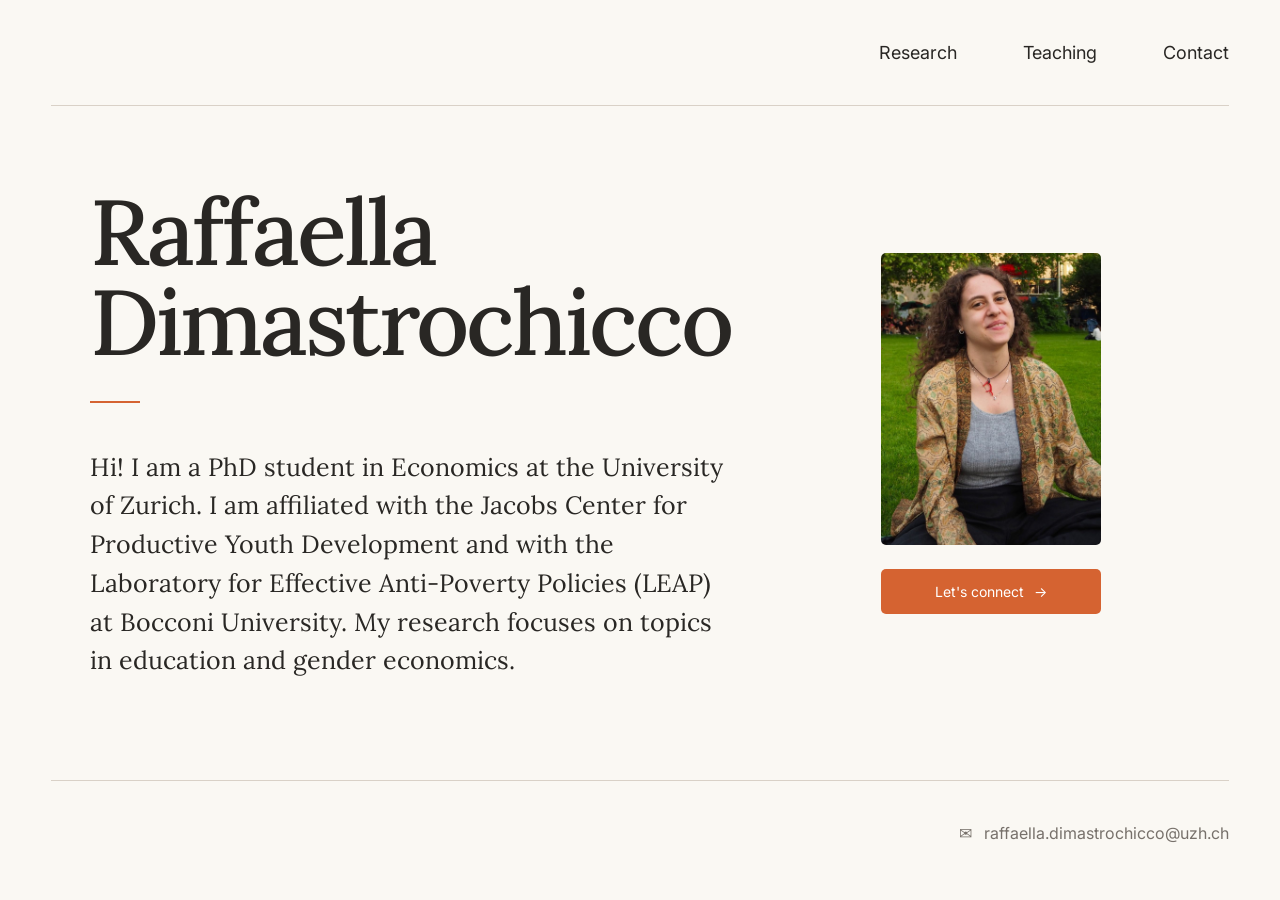
<file: index.html>
<!doctype html>
<html lang="en">
<head>
    <meta charset="utf-8">
    <meta name="viewport" content="width=device-width, initial-scale=1">

    <meta name="google-site-verification" content="4aTj36XFZLsRAJslTrjnyBU_IttnyAVKbw4lNhYdOTw" />

    <!-- Browser tab title -->
    <title>Raffaella Dimastrochicco</title>

    <!-- Main stylesheet -->
    <link rel="stylesheet" href="assets/css/style.css">
</head>


<body>

    <div class="wrap home">


        <!-- =====================================================
             NAVIGATION
             ===================================================== -->

        <header>

            <nav class="nav">

                <!-- Your name also functions as the Home button -->
                <a class="brand" href="index.html">
                     
                </a>

                <!-- Main navigation -->
                <div class="navlinks">

                    <a href="research.html">
                        Research
                    </a>

                    <a href="teaching.html">
                        Teaching
                    </a>

                    <a href="contact.html">
                        Contact
                    </a>

                </div>

            </nav>

        </header>


        <!-- =====================================================
             MAIN HOMEPAGE
             ===================================================== -->

        <main class="hero">


            <!-- LEFT SIDE: NAME + INTRODUCTION -->

            <section>

                <!-- Main name -->
                <h1>
                    Raffaella<br>
                    Dimastrochicco
                </h1>

                <!-- Small orange decorative line -->
                <div class="dash"></div>

                <!-- Short introduction -->
                <p class="intro">
                    Hi! I am a PhD student in Economics at the University of Zurich. 
                    I am affiliated with the Jacobs Center for Productive Youth Development and with the Laboratory for Effective Anti-Poverty Policies (LEAP) at Bocconi University.
                    My research focuses on topics in education and gender economics.
                </p>

            </section>


            <!-- RIGHT SIDE: PORTRAIT + CV -->

            <aside class="portrait-card">

                <!-- PORTRAIT                -->

               <img
                    class="portrait"
                    src="assets/images/profile.jpg"
                    alt="Profile picture"
                >


               <!-- LinkedIn button -->

            <a
                class="cv"
                href="https://www.linkedin.com/in/raffaelladimastrochicco/"
                target="_blank"
                rel="noopener noreferrer"
            >
                Let's connect <span>→</span>
            </a>

            </aside>


        </main>


        <!-- =====================================================
             FOOTER
             ===================================================== -->

        <footer>

            <!-- Contact email -->
            <a href="mailto:raffaella.dimastrochicco@uzh.ch">
                ✉ &nbsp; raffaella.dimastrochicco@uzh.ch
            </a>

        </footer>


    </div>

    
           <script data-goatcounter="https://rdimas.goatcounter.com/count"
            async src="//gc.zgo.at/count.js"></script>
    
</body>

</html>
</file>
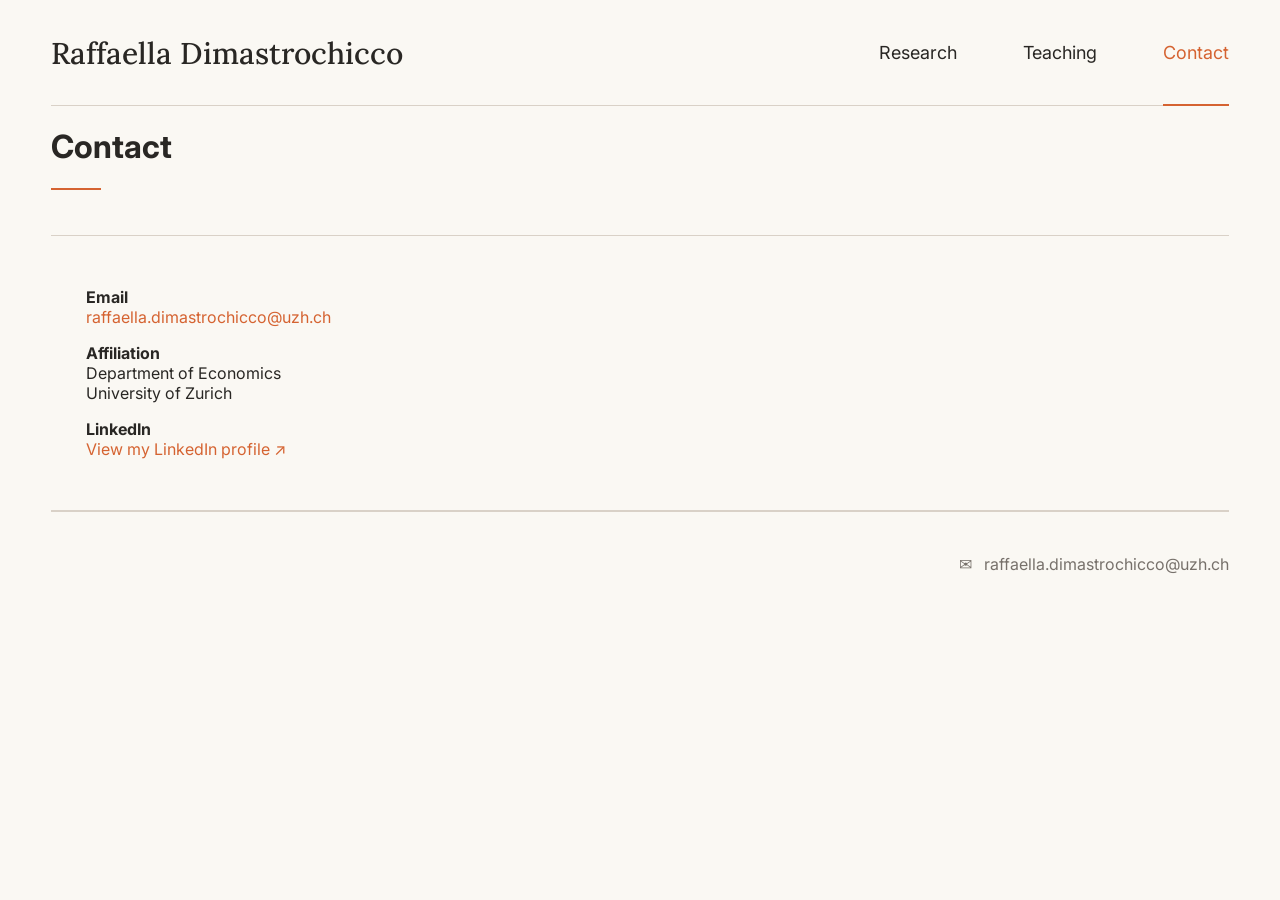
<file: contact.html>
<!doctype html>

<html lang="en">

<head>

    <meta charset="utf-8">

    <meta
        name="viewport"
        content="width=device-width, initial-scale=1"
    >

    <!-- Browser tab title -->
    <title>Contact — Raffaella Dimastrochicco</title>

    <!-- Main stylesheet -->
    <link
        rel="stylesheet"
        href="assets/css/style.css"
    >

</head>


<body>

    <div class="wrap">


        <!-- ========================================================
             HEADER + NAVIGATION
             ======================================================== -->

        <header>

            <nav class="nav">

                <!-- Name / Home button -->
                <a
                    class="brand"
                    href="index.html"
                >
                    Raffaella Dimastrochicco
                </a>


                <!-- Navigation -->
                <div class="navlinks">

                    <a href="research.html">
                        Research
                    </a>

                    <a href="teaching.html">
                        Teaching
                    </a>

                    <!-- Current page -->
                    <a
                        class="active"
                        href="contact.html"
                    >
                        Contact
                    </a>

                </div>

            </nav>

        </header>



        <!-- ========================================================
             CONTACT PAGE
             ======================================================== -->

        <main class="simple-page">


            <!-- PAGE TITLE -->

            <h1>
                Contact
            </h1>

            <div class="dash"></div>


            <!-- INTRODUCTION -->

        <!--     <p>
                Please, feel free to get in touch.
            </p>
        -->


            <!-- ====================================================
                 CONTACT INFORMATION
                 ==================================================== -->

            <div class="contact-card">


                <!-- EMAIL -->

                <p>

                    <strong>
                        Email
                    </strong>

                    <br>

                    <a href="mailto:raffaella.dimastrochicco@uzh.ch">
                        raffaella.dimastrochicco@uzh.ch
                    </a>

                </p>


                <!-- AFFILIATION -->

                <p>

                    <strong>
                        Affiliation
                    </strong>

                    <br>

                    Department of Economics

                    <br>

                    University of Zurich

                </p>


                <!-- LINKEDIN -->

                <p>

                    <strong>
                        LinkedIn
                    </strong>

                    <br>

                    <a
                        href="https://www.linkedin.com/in/raffaelladimastrochicco/"
                        target="_blank"
                        rel="noopener noreferrer"
                    >
                        View my LinkedIn profile ↗
                    </a>

                </p>


            </div>

        </main>



        <!-- ========================================================
             FOOTER
             ======================================================== -->

        <footer>

            <a href="mailto:raffaella.dimastrochicco@uzh.ch">
                ✉ &nbsp; raffaella.dimastrochicco@uzh.ch
            </a>

        </footer>


    </div>
    
           <script data-goatcounter="https://rdimas.goatcounter.com/count"
            async src="//gc.zgo.at/count.js"></script>
    
</body>

</html>
</file>
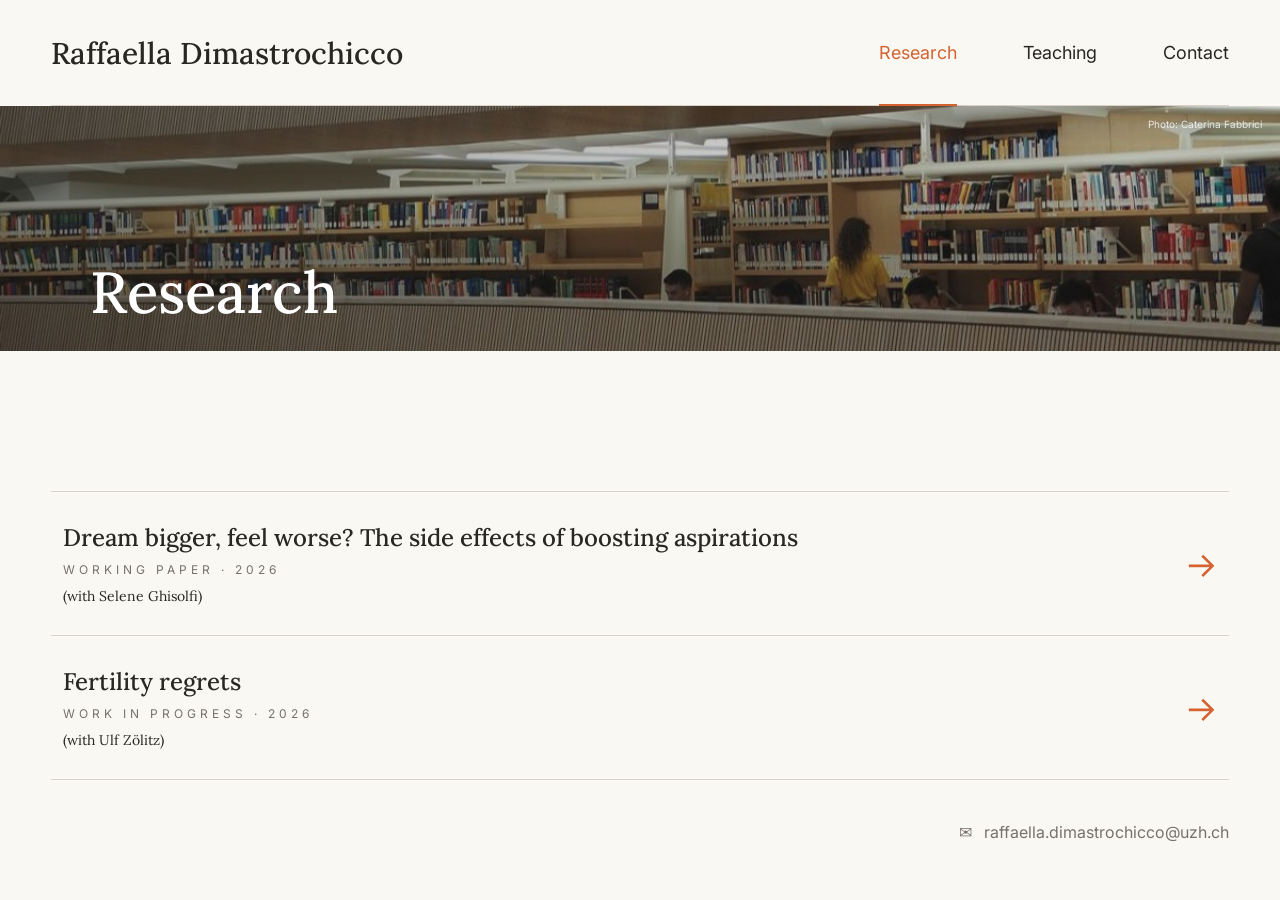
<file: research.html>
<!doctype html>

<html lang="en">

<head>

    <meta charset="utf-8">

    <meta
        name="viewport"
        content="width=device-width, initial-scale=1"
    >

    <!-- Browser tab title -->
    <title>Research — Raffaella Dimastrochicco</title>

    <!-- Main stylesheet -->
    <link
        rel="stylesheet"
        href="assets/css/style.css"
    >

</head>


<body>


    <!-- ========================================================
         HEADER + NAVIGATION
         ======================================================== -->

    <div class="wrap">

        <header>

            <nav class="nav">

                <!-- Name / Home button -->
                <a
                    class="brand"
                    href="index.html"
                >
                    Raffaella Dimastrochicco
                </a>


                <!-- Navigation -->
                <div class="navlinks">

                    <!-- Current page -->
                    <a
                        class="active"
                        href="research.html"
                    >
                        Research
                    </a>

                    <a href="teaching.html">
                        Teaching
                    </a>

                    <a href="contact.html">
                        Contact
                    </a>

                </div>

            </nav>

        </header>

    </div>



<!-- ========================================================
     RESEARCH BANNER
     ======================================================== -->

<section class="banner">

    <!--
        RESEARCH BANNER IMAGE

        Image file:
        assets/images/research-banner.jpg

        To use a different image later, simply change
        the file name in "src" below.
    -->

    <img
        src="assets/images/research_crop.jpg"
        alt="Research banner"
    >

      <!-- Photographer credit -->
    <div class="photo-credit">
        Photo: Caterina Fabbrici
    </div>


    <!-- Banner title -->

    <h1>
        Research
    </h1>

</section>



    <!-- ========================================================
         RESEARCH PROJECTS
         ======================================================== -->

    <main class="wrap research-list">



        <!-- ====================================================
             PAPER 1
             ==================================================== -->

        <article class="paper">


            <!-- CLICKABLE PAPER HEADER -->

            <div
                class="paper-head"
                role="button"
                tabindex="0"
                aria-expanded="false"
            >

                <div>

                    <!-- EDIT PAPER TITLE HERE -->
                    <h2>
                        Dream bigger, feel worse? The side effects of boosting aspirations 
                    </h2>


                    <!-- EDIT STATUS / YEAR HERE -->
                    <div class="meta">
                        Working paper · 2026
                    </div>


                    <!-- EDIT AUTHORS HERE -->
                    <div class="authors">
                        (with Selene Ghisolfi)
                    </div>

                </div>


                <!-- Expansion arrow -->
                <div class="arrow">
                    →
                </div>

            </div>


            <!-- EXPANDED PAPER CONTENT -->

            <div class="paper-body no-figure">


                <!-- ABSTRACT -->

                <div>

                    <h3>
                        Abstract
                    </h3>

                    <!-- EDIT ABSTRACT HERE -->
                    <p>
                        We study the impact of a brief, low-cost intervention on aspirations, soft skills and well-being. 297 primary and middle school students from fragile backgrounds in Naples, Italy, were randomized into viewing a short optimistic video message from a role model. We find that exposure to the video significantly increases short-term self-reported educational aspirations, especially among immigrant students. However, it causes a shift in self-efficacy and grit, a decline in mood, and no measurable improvement in long-term academic performance. This study shows how a scalable role model intervention impacting short-run aspirations creates backlashes on students' well-being and attitudes.
                    </p>


                    <!-- EDIT PAPER LINK HERE -->
                    <a
                        class="paper-link"
                        href="assets/docs/Side_effects.pdf"
                    >
                        Read the full paper ↗
                    </a>

                </div>


                     <!-- ==================================================
                     FIGURE CURRENTLY DISABLED
        
                     To add a figure in the future:
        
                     1. Remove "no-figure" from:
                        <div class="paper-body no-figure">
        
                     2. Uncomment the figure block below.
                     ================================================== -->
        
        
                <!--
                <div class="figure">
        
                    <div class="figure-placeholder">
        
                        Main figure
        
                        <br>
        
                        <small>
                            Replace with an image file
                        </small>
        
                    </div>
        
                    <p class="caption">
        
                        <strong>
                            Figure 1.
                        </strong>
        
                        Add a short figure caption here.
        
                    </p>
        
                </div>
                -->
        
        
            </div>
        
        </article>


        <!-- ====================================================
             PAPER 2
             ==================================================== -->

        <article class="paper">


            <div
                class="paper-head"
                role="button"
                tabindex="0"
                aria-expanded="false"
            >

                <div>

                    <!-- EDIT PAPER TITLE HERE -->
                    <h2>
                        Fertility regrets
                    </h2>


                    <!-- EDIT STATUS / YEAR HERE -->
                    <div class="meta">
                        Work in progress · 2026
                    </div>


                    <!-- EDIT AUTHORS HERE -->
                    <div class="authors">
                        (with Ulf Zölitz)
                    </div>

                </div>


                <div class="arrow">
                    →
                </div>

            </div>


            <!-- EXPANDED PAPER CONTENT -->

            <div class="paper-body no-figure">


                <!-- ABSTRACT -->

                <div>

                    <h3>
                        Abstract
                    </h3>

                    <!-- EDIT ABSTRACT HERE -->
                    <p>
                        We provide the first global evidence on fertility regrets - the wish to have had fewer children than one currently has. Surveying 47,000 parents across 42 countries, we document that 13.8% express regret, with rates ranging from 7% to 22% across countries. Four facts stand out. First, regret is most prevalent in wealthy, gender-equal societies - the same countries where fertility is lowest. Second, the child penalty in employment is the single strongest country-level predictor of regret, and mothers regret more than fathers in virtually every setting. Third, mothers with MBA or PhD degrees exhibit the highest regret of any demographic subgroup, consistent with the largest career opportunity costs of parenthood. Fourth, regret does not fade; it increases with child age and reaches its highest levels during puberty. Stress, perceiving children as a financial or time burden and dissatisfaction with the division of childcare tasks are among the strongest individual-level predictors. Our findings highlight fertility regret as an underappreciated dimension of parental well-being.
                    </p>


                    <!-- EDIT PAPER LINK HERE -->
                   <!-- <a
                        class="paper-link"
                        href="assets/docs/xxx.pdf"
                    >
                        Read the full paper ↗
                    </a>

                </div> -->
        
            </div>
        
        </article>



     
        <!-- ====================================================
             FOOTER
             ==================================================== -->

        <footer>

            <!-- EDIT EMAIL ADDRESS HERE -->
            <a href="mailto:raffaella.dimastrochicco@uzh.ch">
                ✉ &nbsp; raffaella.dimastrochicco@uzh.ch
            </a>

        </footer>


    </main>



    <!-- ========================================================
         JAVASCRIPT

         Controls opening/closing the research papers.
         Normally you do not need to edit this.
         ======================================================== -->

    <script src="assets/js/site.js"></script>
    
           <script data-goatcounter="https://rdimas.goatcounter.com/count"
            async src="//gc.zgo.at/count.js"></script>
    

</body>

</html>
</file>
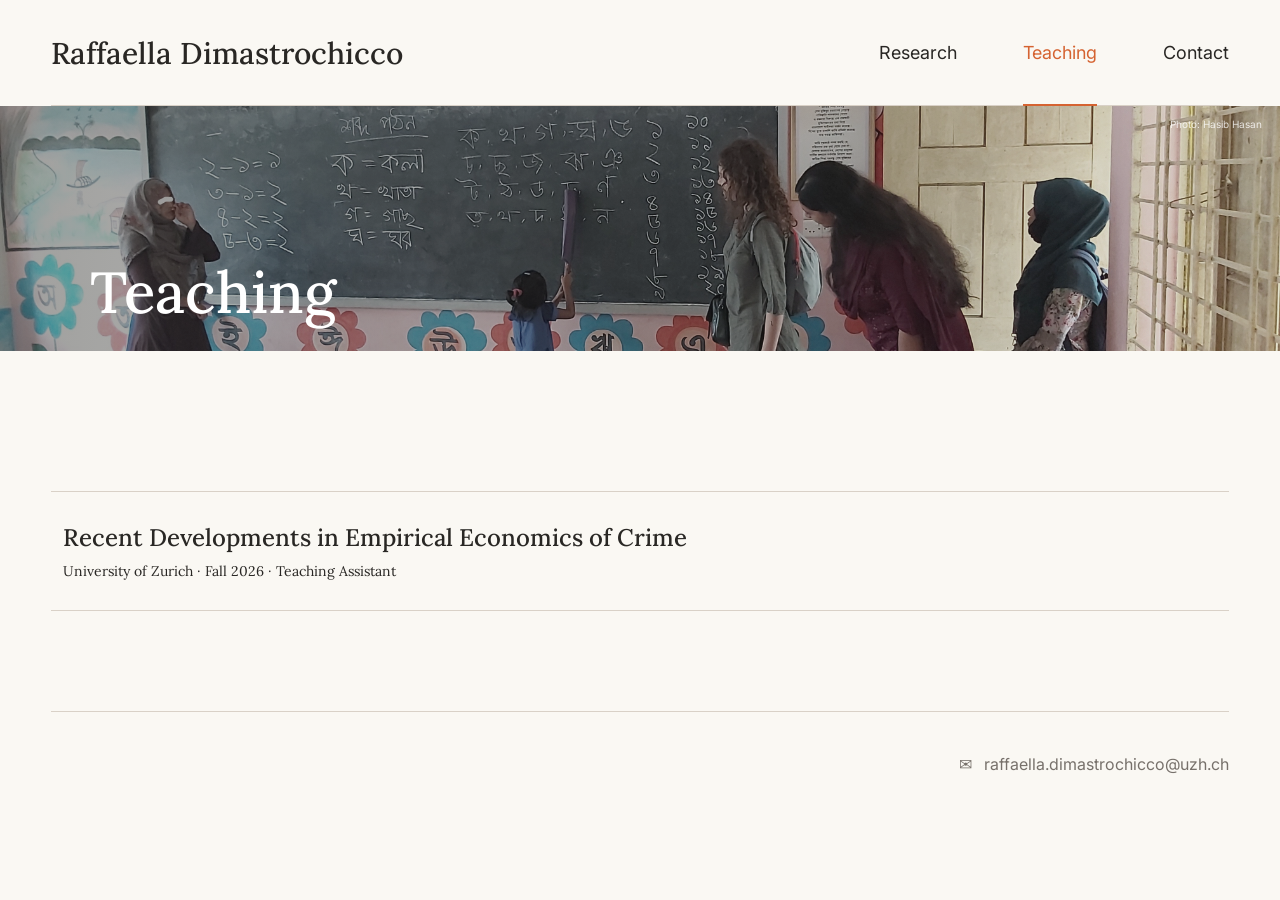
<file: teaching.html>
<!doctype html>

<html lang="en">

<head>

    <meta charset="utf-8">

    <meta
        name="viewport"
        content="width=device-width, initial-scale=1"
    >

    <!-- Browser tab title -->
    <title>Teaching — Raffaella Dimastrochicco</title>

    <!-- Main stylesheet -->
    <link
        rel="stylesheet"
        href="assets/css/style.css"
    >

</head>


<body>


    <!-- ========================================================
         HEADER + NAVIGATION
         ======================================================== -->

    <div class="wrap">

        <header>

            <nav class="nav">

                <!-- Name / Home button -->
                <a
                    class="brand"
                    href="index.html"
                >
                    Raffaella Dimastrochicco
                </a>


                <!-- Navigation -->
                <div class="navlinks">

                    <a href="research.html">
                        Research
                    </a>

                    <a
                        class="active"
                        href="teaching.html"
                    >
                        Teaching
                    </a>

                    <a href="contact.html">
                        Contact
                    </a>

                </div>

            </nav>

        </header>

    </div>



    <!-- ========================================================
         TEACHING BANNER

         IMPORTANT:
         This is deliberately OUTSIDE .wrap so that the image
         stretches all the way from left to right.
         ======================================================== -->

    <section class="banner">

        <img
            src="assets/images/teaching.jpg"
            alt="Teaching banner"
        >

         <!-- Photographer credit -->
    <div class="photo-credit">
        Photo: Hasib Hasan
    </div>


        <!-- Banner title -->

        <h1>
            Teaching
        </h1>

    </section>



    <!-- ========================================================
         TEACHING COURSES
         ======================================================== -->

    <main class="wrap teaching-list">


        <!-- ====================================================
             COURSE 1
             ==================================================== -->

        <div class="course">

            <!-- COURSE TITLE -->

            <h2>
                Recent Developments in Empirical Economics of Crime
            </h2>


            <!-- UNIVERSITY · TERM · ROLE -->

            <div class="course-meta">
                University of Zurich · Fall 2026 · Teaching Assistant
            </div>

        </div>


    </main>



    <!-- ========================================================
         FOOTER
         ======================================================== -->

    <div class="wrap">

        <footer>

            <a href="mailto:raffaella.dimastrochicco@uzh.ch">
                ✉ &nbsp; raffaella.dimastrochicco@uzh.ch
            </a>

        </footer>

    </div>
    
           <script data-goatcounter="https://rdimas.goatcounter.com/count"
            async src="//gc.zgo.at/count.js"></script>
    

</body>

</html>
</file>
<file: assets/css/style.css>
/* ============================================================
   FONTS

   Lora  = headings / academic editorial text
   Inter = navigation / interface text
   ============================================================ */

@import url(
    'https://fonts.googleapis.com/css2?family=Inter:wght@400;500;600&family=Lora:wght@400;500&display=swap'
);


/* ============================================================
   1. COLOURS + GLOBAL SETTINGS

   This is the easiest place to change the overall appearance.
   ============================================================ */

:root {

    /* Main background */
    --bg: #faf8f3;

    /* Main text */
    --text: #292724;

    /* Secondary / lighter text */
    --muted: #77716b;

    /* Burnt-orange accent */
    --accent: #d56331;

    /* Divider lines */
    --line: #d9d1c7;

    /* Light panel background */
    --panel: #f6f2eb;

    /* Maximum width of website */
    --max: 1360px;
}


/* ============================================================
   2. GLOBAL PAGE SETTINGS
   ============================================================ */

* {
    box-sizing: border-box;
}


html {
    scroll-behavior: smooth;
}


body {

    margin: 0;

    background: var(--bg);

    color: var(--text);

    font-family:
        Inter,
        Arial,
        sans-serif;
}


a {
    color: inherit;
    text-decoration: none;
}


/* Main website container */

.wrap {

    width: min(
        calc(100% - 8vw),
        var(--max)
    );

    margin: auto;
}


/* ============================================================
   3. HEADER + NAVIGATION
   ============================================================ */

header {

    height: 106px;

    display: flex;

    align-items: center;
}


.nav {

    width: 100%;
    height: 100%;

    display: flex;

    align-items: center;

    border-bottom:
        1px solid
        var(--line);
}


/* Name in upper-left corner */

.brand {

    margin-right: auto;

    font:
        500
        30px
        Lora,
        serif;
}


/* Navigation links */

.navlinks {

    height: 100%;

    display: flex;

    align-items: center;

    gap: 66px;
}


.navlinks a {

    height: 100%;

    display: flex;

    align-items: center;

    position: relative;

    font-size: 18px;
}


/* Orange text on hover/current page */

.navlinks a:hover,
.navlinks a.active {

    color: var(--accent);
}


/* Orange line under active page */

.navlinks a.active::after {

    content: "";

    position: absolute;

    bottom: -1px;
    left: 0;
    right: 0;

    height: 2px;

    background: var(--accent);
}


/* ============================================================
   4. HOMEPAGE
   ============================================================ */

.home {

    min-height:
        calc(100vh - 106px);

    display: flex;

    flex-direction: column;
}


/* Main homepage layout */

.hero {

    flex: 1;

    display: grid;

    grid-template-columns:
        1.4fr
        0.8fr;

    gap: 10vw;

    align-items: center;

    padding:
        80px
        3vw
        100px;
}


/* Large name */

.hero h1 {

    margin:
        0
        0
        34px;

    font:
        500
        clamp(64px, 7.2vw, 112px) / 0.98
        Lora,
        serif;

    letter-spacing: -3px;
}


/* Small orange decorative line */

.dash {

    width: 50px;

    height: 2px;

    margin:
        0
        0
        45px;

    background: var(--accent);
}


/* Homepage introductory paragraph */

.intro {

    max-width: 720px;

    margin: 0;

    font:
        400
        25px / 1.55
        Lora,
        serif;
}


/* ============================================================
   5. HOMEPAGE PORTRAIT + CV
   ============================================================ */

/*
   Controls the overall width of the portrait and CV button.
   Change 220px if you want the portrait larger or smaller.
*/

.portrait-card {
    width: min(100%, 220px);
    justify-self: center;
}


/*
   Portrait container.
   No fixed height or aspect ratio:
   the photograph keeps its original proportions.
*/

.portrait {
    width: 100%;
    overflow: hidden;
    border-radius: 5px;
}


/*
   Actual portrait image.

   width: 100% scales the image to the portrait-card width.
   height: auto preserves the ORIGINAL aspect ratio.
*/

.portrait img {
    display: block;
    width: 100%;
    height: auto;
}


/* CV download button */

.cv {
    width: 100%;
    margin-top: 20px;

    padding:
        14px
        12px;

    display: flex;
    justify-content: center;
    align-items: center;

    gap: 10px;

    background: var(--accent);
    color: white;

    border-radius: 5px;

    font-size: 14px;
    white-space: nowrap;
}


.cv:hover {
    filter: brightness(0.95);
}


/* ============================================================
   6. FOOTER
   ============================================================ */

footer {

    min-height: 105px;

    display: flex;

    align-items: center;

    justify-content: flex-end;

    border-top:
        1px solid
        var(--line);

    color: var(--muted);
}


footer a:hover {

    color: var(--accent);
}


/* ============================================================
   7. RESEARCH PAGE — BANNER
   ============================================================ */

.banner {

    height: 245px;

    position: relative;

    overflow: hidden;

    background:
        linear-gradient(
            90deg,
            #5e5547,
            #d3b28d
        );
}


/* Research banner image */

.banner img {

    width: 100%;
    height: 100%;

    object-fit: cover;

    filter:
        saturate(0.75)
        contrast(0.9);
}


/* Dark overlay for text readability */

.banner::after {

    content: "";

    position: absolute;

    inset: 0;

    background:
        linear-gradient(
            90deg,
            rgba(25, 25, 20, 0.38),
            rgba(25, 25, 20, 0.05)
        );
}


/* "Research" title over banner */

.banner h1 {

    position: absolute;

    z-index: 1;

    left:
        max(
            7vw,
            calc((100vw - var(--max)) / 2)
        );

    bottom: 22px;

    margin: 0;

    color: white;

    font:
        500
        58px
        Lora,
        serif;
}


/* ============================================================
   RESEARCH BANNER — PHOTO CREDIT
   ============================================================ */

.photo-credit {
    position: absolute;
    z-index: 2;

    top: 12px;
    right: 18px;

    color: white;

    font-family: Inter, Arial, sans-serif;
    font-size: 10px;
    font-weight: 400;

    opacity: 0.8;
}


/* ============================================================
   8. RESEARCH PAGE — PAPER LIST
   ============================================================ */

.research-list {

    padding:
        140px
        0
        10px;
}


/* Individual paper */

.paper {

    border-top:
        1px solid
        var(--line);
}


.paper:last-child {

    border-bottom:
        1px solid
        var(--line);
}


/* Clickable paper heading */

.paper-head {

    display: grid;

    grid-template-columns:
        1fr
        50px;

    gap: 20px;

    padding:
        30px
        12px;

    cursor: pointer;
}


/* Paper title */

.paper h2 {

    margin:
        0
        0
        9px;

    font:
        500
        24px
        Lora,
        serif;
}


/* Publication status / category */

.meta {

    margin-bottom: 10px;

    color: var(--muted);

    font-size: 12px;

    text-transform: uppercase;

    letter-spacing: 4px;
}


/* Authors */

.authors {

    font:
        400
        14px
        Lora,
        serif;
}


/* Orange expansion arrow */

.arrow {

    align-self: center;

    justify-self: end;

    color: var(--accent);

    font-size: 35px;

    transition:
        0.2s
        transform;
}


/* Rotate arrow when paper is open */

.paper.open .arrow {

    transform:
        rotate(90deg);
}


/* ============================================================
   9. RESEARCH PAGE — EXPANDED PAPER
   ============================================================ */

/* Hidden by default */

.paper-body {

    display: none;

    grid-template-columns:
        1.15fr
        0.85fr;

    gap: 50px;

    margin:
        0
        0
        28px;

    padding: 30px;

    background:
        rgba(
            246,
            242,
            235,
            0.72
        );
}


/* Display when opened */

.paper.open .paper-body {

    display: grid;
}


/* Abstract heading */

.paper-body h3 {

    margin:
        0
        0
        14px;

    font:
        500
        22px
        Lora,
        serif;
}


/* Abstract text */

.paper-body p {

    margin: 0;

    font:
        400
        15px / 1.6
        Lora,
        serif;
}


/* Paper/PDF link */

.paper-link {

    display: inline-block;

    margin-top: 30px;

    color: var(--accent);
}


/* Figure column */

.figure {

    padding-left: 38px;

    border-left:
        1px solid
        var(--line);
}


/* Placeholder before actual figure is added */

.figure-placeholder {

    min-height: 210px;

    display: grid;

    place-items: center;

    padding: 20px;

    text-align: center;

    background: white;

    border:
        1px dashed
        #bdb5aa;

    color: var(--muted);
}


/* Actual research figure */

.figure img {

    max-width: 100%;

    height: auto;
}


/* Figure caption */

.caption {

    margin-top:
        10px !important;

    font:
        12px / 1.45
        Lora,
        serif;
}

/* ============================================================
   RESEARCH PAPERS WITHOUT A FIGURE

   Allows the abstract to use the full available width.
   ============================================================ */

.paper-body.no-figure {
    grid-template-columns: 1fr;
} 


/* ============================================================
   TEACHING PAGE
   ============================================================ */


/*
   Space between the banner and the first course.

   140px matches the spacing used on the Research page.
*/

.teaching-list {
    padding: 140px 0 100px;
}


/*
   Individual course.

   The border-top creates the horizontal line above the course,
   just like the paper entries on the Research page.
*/

.course {
    padding: 30px 12px;
    border-top: 1px solid var(--line);
    border-bottom: 1px solid var(--line);
}


/* Course title */

.course h2 {
    font: 500 24px Lora, serif;
    margin: 0 0 9px;
}


/* University · Term · Role */

.course-meta {
    font: 400 14px Lora, serif;
    color: var(--text);
}

/* ============================================================
   11. CONTACT CARD
   ============================================================ */

.contact-card {

    margin-top: 40px;

    padding: 35px;

    border-top:
        1px solid
        var(--line);

    border-bottom:
        1px solid
        var(--line);
}


.contact-card a {

    color: var(--accent);
}


/* ============================================================
   12. TABLET + MOBILE
   ============================================================ */

@media (max-width: 800px) {


    /* ---------- Navigation ---------- */

    header {

        height: auto;
    }


    .nav {

        padding:
            25px
            0;

        align-items: flex-start;

        gap: 20px;
    }


    .brand {

        font-size: 24px;
    }


    .navlinks {

        gap: 20px;

        flex-wrap: wrap;

        justify-content: flex-end;
    }


    .navlinks a {

        font-size: 14px;
    }


    /* ---------- Homepage ---------- */

    .hero {

        grid-template-columns: 1fr;

        padding:
            65px
            0;

        gap: 55px;
    }


    .hero h1 {

        font-size: 58px;

        letter-spacing: -2px;
    }


    .intro {

        font-size: 20px;
    }


    /*
       Keep portrait small on mobile as well.
    */

    .portrait-card {

        justify-self: start;

        width: 180px;
    }


    /* ---------- Research banner ---------- */

    .banner {

        height: 190px;
    }


    .banner h1 {

        font-size: 45px;
    }


    /* ---------- Research papers ---------- */

    .research-list {

        padding-top: 70px;
    }


    .paper-head {

        padding-left: 0;

        padding-right: 0;
    }


    .paper h2 {

        font-size: 21px;
    }


    .paper-body,
    .paper.open .paper-body {

        grid-template-columns: 1fr;

        padding:
            25px
            18px;

        gap: 35px;
    }


    .figure {

        padding:
            30px
            0
            0;

        border-left: 0;

        border-top:
            1px solid
            var(--line);
    }


    /* ---------- Teaching / Contact ---------- */

    .simple-page {

        padding-top: 70px;
    }


    .simple-page h1 {

        font-size: 45px;
    }

}
</file>
